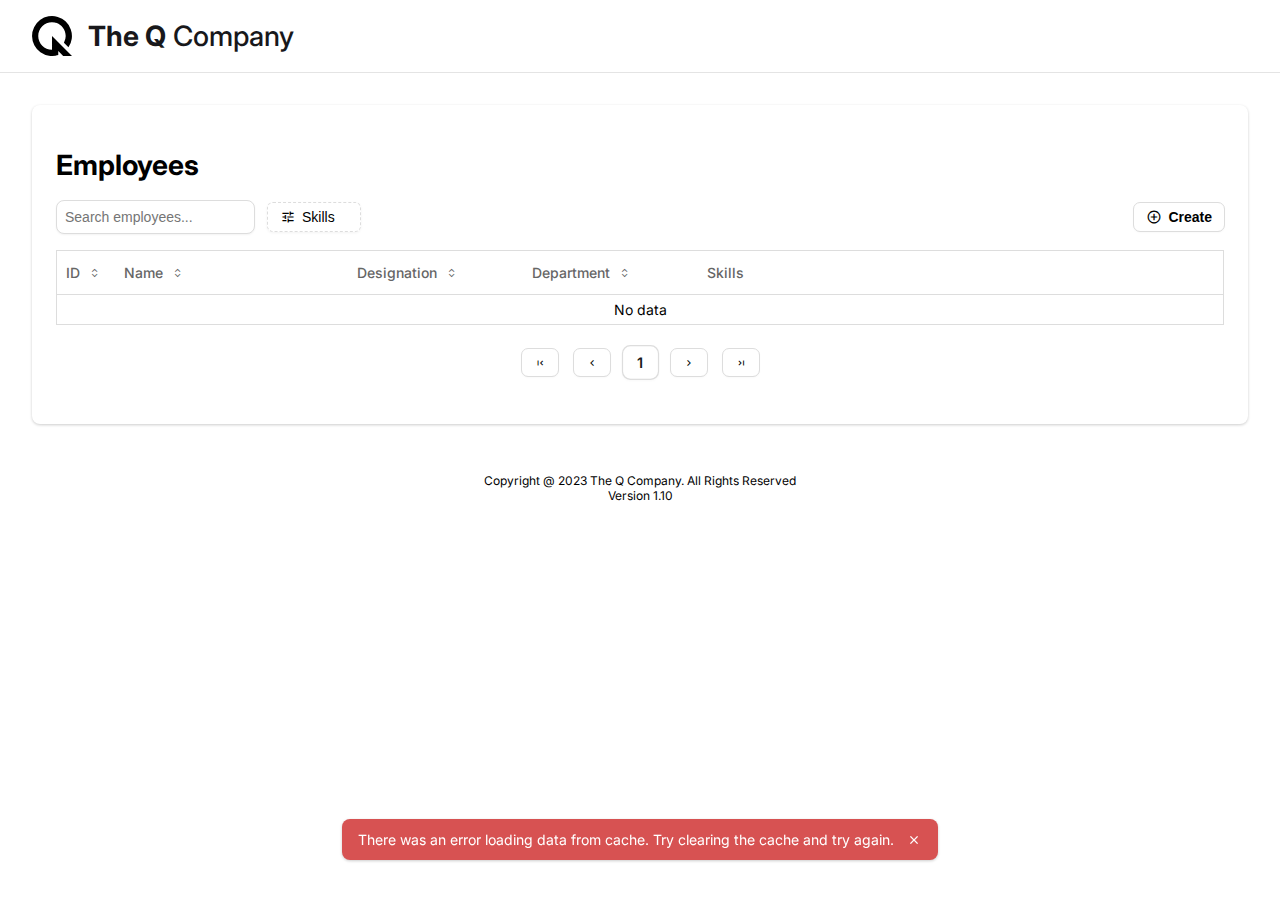
<file: index.html>
<!DOCTYPE html>
<html lang="en">
  <head>
    <meta charset="UTF-8" />
    <meta name="viewport" content="width=device-width, initial-scale=1.0" />
    <title>HR Management</title>
    <link rel="icon" href="assets/img/logo_white.svg" />
    <link rel="stylesheet" href="css/normalize.css" />
    <link rel="stylesheet" href="css/style.css" />
    <link rel="stylesheet" href="css/form.css" />
    <link rel="stylesheet" href="css/table.css" />
    <link rel="stylesheet" href="css/popup.css" />
    <link rel="stylesheet" href="css/input.css" />
    <link rel="stylesheet" href="css/buttons.css" />
    <link rel="preconnect" href="https://fonts.googleapis.com" />
    <link rel="preconnect" href="https://fonts.gstatic.com" crossorigin />
    <link
      href="https://fonts.googleapis.com/css2?family=Inter:wght@400;500;600;700&family=Manrope:wght@400;500;600;700&display=swap"
      rel="stylesheet"
    />
    <link
      rel="stylesheet"
      href="https://fonts.googleapis.com/css2?family=Material+Symbols+Outlined:opsz,wght,FILL,GRAD@24,400,0,0"
    />
  </head>

  <body>
    <header>
      <a href="#" class="logo">
        <img src="assets/img/logo_black.svg" alt="logo" />
        <h1><span class="bold">The Q</span> Company</h1>
      </a>
    </header>
    <main class="card">
      <h1>Employees</h1>
      <div class="emp-listing-header">
        <div class="start-section">
          <input
            type="text"
            name="key"
            class="search-input"
            placeholder="Search employees..."
            autocomplete="off"
          />
        </div>
        <div class="next-section">
          <div class="filters-section">
            <div id="skills-filter" class="filter-btn-container">
              <button class="filter-btn hover-btn">
                <span class="material-symbols-outlined"> tune </span>
                <p>Skills</p>
                <ul class="selected-items"></ul>
              </button>
              <div class="filter-dropdown">
                <form class="filter-form">
                  <span class="material-symbols-outlined search-icon">
                    search
                  </span>
                  <input
                    class="filter-search"
                    type="text"
                    id="skill-filter"
                    name="skill-filter"
                    placeholder="Search Skills"
                    autocomplete="off"
                  />
                </form>
                <hr />
                <ul class="filtered-items"></ul>
                <hr />
                <button class="clear-filter">
                  <p>Clear Filters</p>
                </button>
              </div>
            </div>
          </div>
          <button class="add-btn hover-btn">
            <span class="material-symbols-outlined"> add_circle </span>
            <p>Create</p>
          </button>
        </div>
      </div>
      <div class="table-container">
        <table class="emp-table">
          <colgroup>
            <col style="width: 5%" />
            <col style="width: 20%" />
            <col style="width: 15%" />
            <col style="width: 15%" />
            <col style="width: 40%" />
            <col style="width: 5%" />
          </colgroup>
          <thead>
            <tr class="header-row">
              <th class="check-cell">
                <div class="checkbox-container">
                  <input type="checkbox" class="all-check" />
                </div>
              </th>
              <th>
                <div class="header-container">
                  <h3 class="column-title" data-key="employeeId">
                    <a href="javascript:void(0)">ID</a>
                    <span class="sort-icon">
                      <span class="material-symbols-outlined up">
                        keyboard_arrow_up
                      </span>
                      <span class="material-symbols-outlined down">
                        keyboard_arrow_down
                      </span>
                    </span>
                  </h3>
                </div>
              </th>

              <th>
                <div class="header-container">
                  <h3 class="column-title" data-key="name">
                    <a href="javascript:void(0)">Name</a>
                    <span class="sort-icon">
                      <span class="material-symbols-outlined up">
                        keyboard_arrow_up
                      </span>
                      <span class="material-symbols-outlined down">
                        keyboard_arrow_down
                      </span>
                    </span>
                  </h3>
                </div>
              </th>

              <th>
                <div class="header-container">
                  <h3 class="column-title" data-key="designation">
                    <a href="javascript:void(0)">Designation</a>
                    <span class="sort-icon">
                      <span class="material-symbols-outlined up">
                        keyboard_arrow_up
                      </span>
                      <span class="material-symbols-outlined down">
                        keyboard_arrow_down
                      </span>
                    </span>
                  </h3>
                </div>
              </th>

              <th>
                <div class="header-container">
                  <h3 class="column-title" data-key="department">
                    <a href="javascript:void(0)">Department</a>
                    <span class="sort-icon">
                      <span class="material-symbols-outlined up">
                        keyboard_arrow_up
                      </span>
                      <span class="material-symbols-outlined down">
                        keyboard_arrow_down
                      </span>
                    </span>
                  </h3>
                </div>
              </th>

              <th>
                <div class="header-container">
                  <h3 class="column-title no-click" data-key="skills">
                    Skills
                  </h3>
                </div>
              </th>
              <th></th>
            </tr>
          </thead>
          <tbody></tbody>
        </table>
      </div>
      <nav class="pagination-container">
        <div class="pagination">
          <button class="hover-btn page-first">
            <span class="material-symbols-outlined"> first_page </span>
          </button>
          <button class="hover-btn page-previous">
            <span class="material-symbols-outlined"> navigate_before </span>
          </button>
          <ul class="page-numbers">
            <li>
              <a
                id="page-1"
                data-num="1"
                class="page-number hover-btn active"
                href="javascript:void(0)"
                >1</a
              >
            </li>
            <li>
              <a
                id="page-2"
                data-num="2"
                class="page-number hover-btn"
                href="javascript:void(0)"
                >2</a
              >
            </li>
          </ul>
          <button class="hover-btn page-next">
            <span class="material-symbols-outlined"> navigate_next </span>
          </button>
          <button class="hover-btn page-last">
            <span class="material-symbols-outlined"> last_page </span>
          </button>
        </div>
      </nav>
    </main>
    <footer>
      <div class="lower">
        <p>
          Copyright @ 2023 The Q Company. All Rights Reserved <br />
          Version 1.10
        </p>
      </div>
    </footer>

    <div class="popup emp-popup">
      <section class="popup-content">
        <div class="form-header">
          <h2>
            <div class="add-heading">
              <span class="material-symbols-outlined"> add_circle </span>
            </div>
            <div class="view-edit-heading flip-container">
              <div class="front">
                <span class="material-symbols-outlined"> edit </span>
              </div>
              <div class="back">
                <span class="material-symbols-outlined"> visibility </span>
              </div>
            </div>
            <span class="heading-text">Employee</span>
          </h2>
          <span class="material-symbols-outlined close-popup"> close </span>
        </div>
        <form id="emp-form">
          <div class="row">
            <div class="field">
              <label for="employee-id">Employee ID</label>
              <input
                type="number"
                name="employee-id"
                id="employee-id"
                required
                disabled
              />
            </div>
            <div id="name-field" class="field">
              <label for="name">Name</label>
              <input type="text" name="name" id="name" required />
              <p class="error-msg"></p>
            </div>
          </div>
          <div class="row">
            <div id="email-field" class="field">
              <label for="email">Email</label>
              <input type="email" name="email" id="email" required />
              <p class="error-msg"></p>
            </div>
            <div id="salary-field" class="field">
              <label for="salary">Salary</label>
              <input type="number" name="salary" id="salary" required />
              <p class="error-msg"></p>
            </div>
          </div>
          <div class="row">
            <div id="designation-field" class="field">
              <label for="designation">Designation</label>
              <input type="text" name="designation" id="designation" required />
              <p class="error-msg"></p>
            </div>
            <div id="department-field" class="field dropdown">
              <label for="department">Department</label>
              <div class="input-container">
                <input
                  type="text"
                  name="department"
                  id="department"
                  class="dropdown-input"
                  autocomplete="off"
                  required
                />
                <span class="material-symbols-outlined suffix-icon">
                  keyboard_arrow_down
                </span>
              </div>
              <div class="dropdown-content department">
                <ul id="department-options" class="dropdown-list"></ul>
              </div>
              <p class="error-msg"></p>
            </div>
          </div>
          <div class="row">
            <div id="dob-field" class="field">
              <label for="dob">Date of birth</label>
              <input type="date" name="dob" id="dob" required />
              <p class="error-msg"></p>
            </div>
            <div id="joining-date-field" class="field">
              <label for="joining-date">Date of Joining</label>
              <input
                type="date"
                name="joining-date"
                id="joining-date"
                required
              />
              <p class="error-msg"></p>
            </div>
          </div>
          <div class="row">
            <div id="skills-field" class="field">
              <label for="skills">Skills</label>
              <div class="skills-input-container">
                <span id="skills" class="skills-list"> </span>
                <input
                  type="text"
                  name="skills"
                  id="skill-input"
                  class="skill-input"
                  autocomplete="off"
                />
                <div class="dropdown-content skills-dropdown">
                  <ul id="skills-options" class="dropdown-list"></ul>
                </div>
              </div>
              <p class="error-msg"></p>
            </div>
          </div>
          <div class="flip-container">
            <div class="front">
              <input
                id="save-button"
                class="hover-btn primary submit"
                type="submit"
                value="Save"
              />
            </div>
            <div class="back">
              <button id="edit-button" class="hover-btn" type="button">
                Edit
              </button>
            </div>
          </div>
        </form>
      </section>
    </div>
    <div class="popup confirmation-popup">
      <section class="popup-content">
        <div class="popup-header">
          <h2>Delete</h2>
          <span class="material-symbols-outlined close-popup"> close </span>
        </div>
        <div class="confirmation-content">
          <p class="confirmation-message">
            Are you sure you want to delete this employee?
          </p>
          <div class="confirmation-btns">
            <button class="hover-btn primary confirm">Yes</button>
            <button class="hover-btn cancel">No</button>
          </div>
        </div>
      </section>
    </div>
    <div class="toast-container"></div>

    <script src="js/index.js" type="module"></script>
  </body>
</html>
</file>
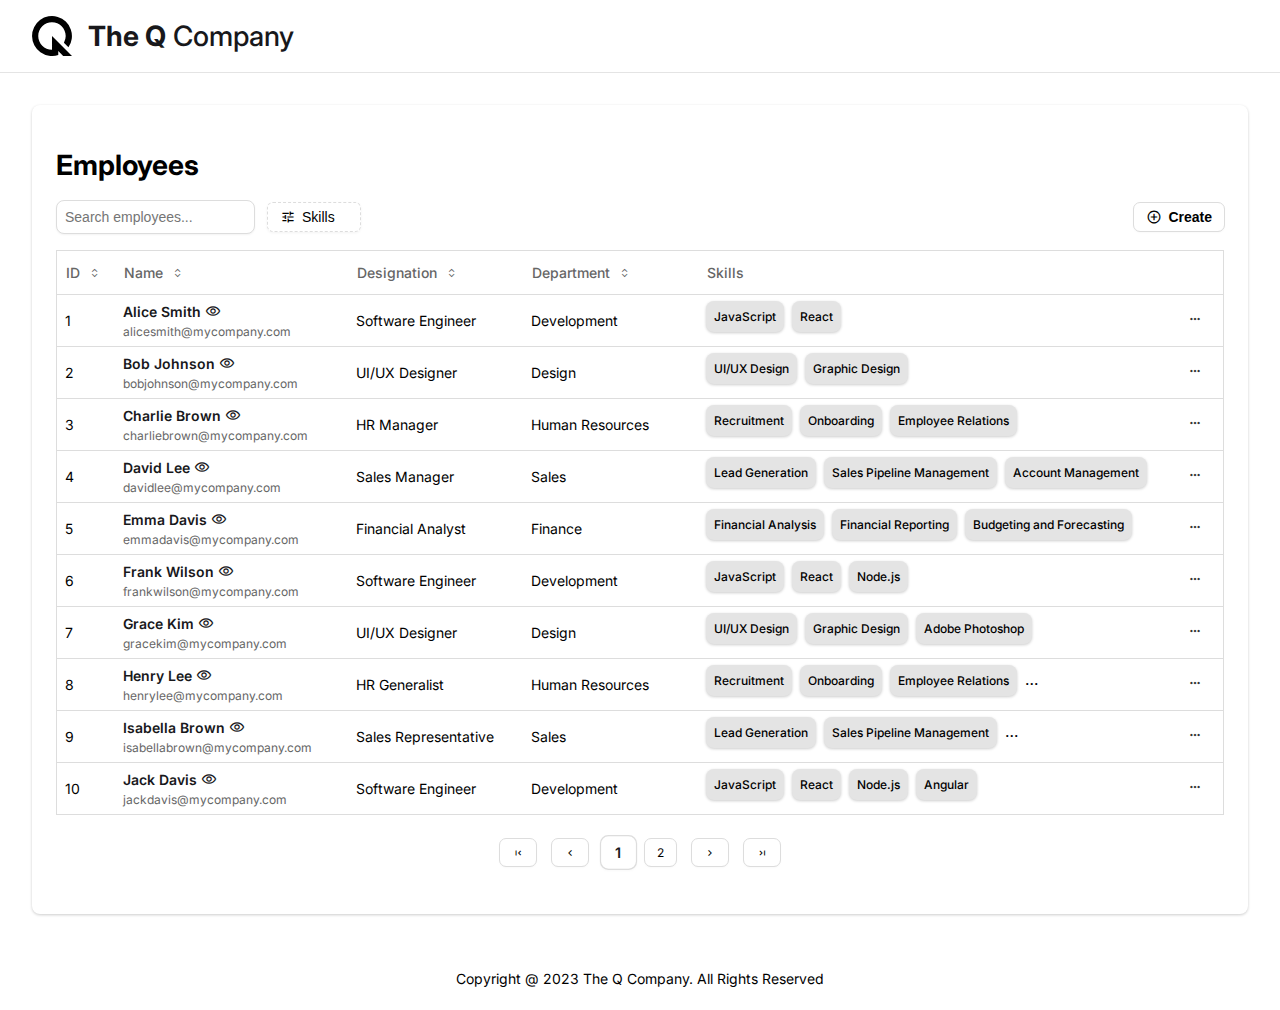
<file: src/index.html>
<!DOCTYPE html>
<html lang="en">

<head>
  <meta charset="UTF-8" />
  <meta name="viewport" content="width=device-width, initial-scale=1.0" />
  <title>HR Management</title>
  <link rel="icon" href="assets/img/logo_white.svg">
  <link rel="stylesheet" href="css/normalize.css" />
  <link rel="stylesheet" href="css/style.css" />
  <link rel="stylesheet" href="css/form.css" />
  <link rel="stylesheet" href="css/table.css" />
  <link rel="stylesheet" href="css/popup.css" />
  <link rel="stylesheet" href="css/input.css" />
  <link rel="stylesheet" href="css/buttons.css" />
  <link rel="preconnect" href="https://fonts.googleapis.com" />
  <link rel="preconnect" href="https://fonts.gstatic.com" crossorigin />
  <link
    href="https://fonts.googleapis.com/css2?family=Inter:wght@400;500;600;700&family=Manrope:wght@400;500;600;700&display=swap"
    rel="stylesheet" />
  <link rel="stylesheet"
    href="https://fonts.googleapis.com/css2?family=Material+Symbols+Outlined:opsz,wght,FILL,GRAD@24,400,0,0" />
</head>

<body>
  <header>
    <a href="#" class="logo">
      <img src="assets/img/logo_black.svg" alt="logo" />
      <h1><span class="bold">The Q</span> Company</h1>
    </a>
  </header>
  <main class="card">
    <h1>Employees</h2>
      <div class="emp-listing-header">
        <div class="start-section">
          <input type="text" name="key" class="search-input" placeholder="Search employees..." autocomplete="off" />
        </div>
        <div class="next-section">
          <div class="filters-section">
            <div id="skills-filter" class="filter-btn-container">
              <button class="filter-btn hover-btn">
                <span class="material-symbols-outlined"> tune </span>
                <p>Skills</p>
                <ul class="selected-items"></ul>
              </button>
              <div class="filter-dropdown">
                <form class="filter-form">
                  <span class="material-symbols-outlined search-icon">
                    search
                  </span>
                  <input class="filter-search" type="text" id="skill-filter" name="skill-filter"
                    placeholder="Search Skills" autocomplete="off" />
                </form>
                <hr />
                <ul class="filtered-items"></ul>
                <hr />
                <button class="clear-filter">
                  <p>Clear Filters</p>
                </button>
              </div>
            </div>
          </div>
          <button class="add-btn hover-btn">
            <span class="material-symbols-outlined"> add_circle </span>
            <p>Create</p>
          </button>
        </div>
      </div>
      <div class="table-container">
        <table class="emp-table">
          <colgroup>
            <col style="width: 5%" />
            <col style="width: 20%" />
            <col style="width: 15%" />
            <col style="width: 15%" />
            <col style="width: 40%" />
            <col style="width: 5%" />
          </colgroup>
          <thead>
            <tr class="header-row">
              <th class="check-cell">
                <div class="checkbox-container">
                  <input type="checkbox" class="all-check" />
                </div>
              </th>
              <th>
                <div class="header-container">
                  <h3 class="column-title" data-key="employeeId">
                    <a href="javascript:void(0)">ID</a>
                    <span class="sort-icon">
                      <span class="material-symbols-outlined up"> keyboard_arrow_up </span>
                      <span class="material-symbols-outlined down"> keyboard_arrow_down </span>
                    </span>
                  </h3>
                </div>
              </th>

              <th>
                <div class="header-container">
                  <h3 class="column-title" data-key="name">
                    <a href="javascript:void(0)">Name</a>
                    <span class="sort-icon">
                      <span class="material-symbols-outlined up"> keyboard_arrow_up </span>
                      <span class="material-symbols-outlined down"> keyboard_arrow_down </span>
                    </span>
                  </h3>
                </div>
              </th>

              <th>
                <div class="header-container">
                  <h3 class="column-title" data-key="designation">
                    <a href="javascript:void(0)">Designation</a>
                    <span class="sort-icon">
                      <span class="material-symbols-outlined up"> keyboard_arrow_up </span>
                      <span class="material-symbols-outlined down"> keyboard_arrow_down </span>
                    </span>
                  </h3>
                </div>
              </th>

              <th>
                <div class="header-container">
                  <h3 class="column-title" data-key="department">
                    <a href="javascript:void(0)">Department</a>
                    <span class="sort-icon">
                      <span class="material-symbols-outlined up"> keyboard_arrow_up </span>
                      <span class="material-symbols-outlined down"> keyboard_arrow_down </span>
                    </span>
                  </h3>
                </div>
              </th>

              <th>
                <div class="header-container">
                  <h3 class="column-title no-click" data-key="skills">
                    Skills
                  </h3>
                </div>
              </th>
              <th></th>
            </tr>
          </thead>
          <tbody></tbody>
        </table>
      </div>
      <nav class="pagination-container">
        <div class="pagination">
          <button class="hover-btn page-first">
            <span class="material-symbols-outlined"> first_page </span>
          </button>
          <button class="hover-btn page-previous">
            <span class="material-symbols-outlined"> navigate_before </span>
          </button>
          <ul class="page-numbers">
            <li>
              <a id="page-1" data-num="1" class="page-number hover-btn active" href="javascript:void(0)">1</a>
            </li>
            <li>
              <a id="page-2" data-num="2" class="page-number hover-btn" href="javascript:void(0)">2</a>
            </li>
          </ul>
          <button class="hover-btn page-next">
            <span class="material-symbols-outlined"> navigate_next </span>
          </button>
          <button class="hover-btn page-last">
            <span class="material-symbols-outlined"> last_page </span>
          </button>
        </div>
      </nav>
  </main>
  <footer>
    <div class="lower">
      <p>Copyright @ 2023 The Q Company. All Rights Reserved</p>
    </div>
  </footer>

  <div class="popup emp-popup">
    <section class="popup-content">
      <div class="form-header">
        <h2>
          <div class="add-heading">
            <span class="material-symbols-outlined"> add_circle </span>
          </div>
          <div class="view-edit-heading flip-container">
            <div class="front">
              <span class="material-symbols-outlined"> edit </span>
            </div>
            <div class="back">
              <span class="material-symbols-outlined"> visibility </span>
            </div>
          </div>
          <span class="heading-text">Employee</span>
        </h2>
        <span class="material-symbols-outlined close-popup"> close </span>
      </div>
      <form id="emp-form">
        <div class="row">
          <div class="field">
            <label for="employee-id">Employee ID</label>
            <input type="number" name="employee-id" id="employee-id" required disabled />
          </div>
          <div id="name-field" class="field">
            <label for="name">Name</label>
            <input type="text" name="name" id="name" required />
            <p class="error-msg"></p>
          </div>
        </div>
        <div class="row">
          <div id="email-field" class="field">
            <label for="email">Email</label>
            <input type="email" name="email" id="email" required />
            <p class="error-msg"></p>
          </div>
          <div id="salary-field" class="field">
            <label for="salary">Salary</label>
            <input type="number" name="salary" id="salary" required />
            <p class="error-msg"></p>
          </div>
        </div>
        <div class="row">
          <div id="designation-field" class="field">
            <label for="designation">Designation</label>
            <input type="text" name="designation" id="designation" required />
            <p class="error-msg"></p>
          </div>
          <div id="department-field" class="field dropdown">
            <label for="department">Department</label>
            <div class="input-container">
              <input type="text" name="department" id="department" class="dropdown-input" autocomplete="off" required />
              <span class="material-symbols-outlined suffix-icon">
                keyboard_arrow_down
              </span>
            </div>
            <div class="dropdown-content department">
              <ul id="department-options" class="dropdown-list"></ul>
            </div>
            <p class="error-msg"></p>
          </div>
        </div>
        <div class="row">
          <div id="dob-field" class="field">
            <label for="dob">Date of birth</label>
            <input type="date" name="dob" id="dob" required />
            <p class="error-msg"></p>
          </div>
          <div id="joining-date-field" class="field">
            <label for="joining-date">Date of Joining</label>
            <input type="date" name="joining-date" id="joining-date" required />
            <p class="error-msg"></p>
          </div>
        </div>
        <div class="row">
          <div id="skills-field" class="field">
            <label for="skills">Skills</label>
            <div class="skills-input-container">
              <span id="skills" class="skills-list"> </span>
              <input type="text" name="skills" id="skill-input" class="skill-input" autocomplete="off" />
              <div class="dropdown-content skills-dropdown">
                <ul id="skills-options" class="dropdown-list"></ul>
              </div>
            </div>
            <p class="error-msg"></p>
          </div>
        </div>
        <div class="flip-container">
          <div class="front">
            <input id="save-button" class="hover-btn primary submit" type="submit" value="Save" />
          </div>
          <div class="back">
            <button id="edit-button" class="hover-btn" type="button">Edit</button>
          </div>
        </div>
      </form>
    </section>
  </div>
  <div class="popup confirmation-popup">
    <section class="popup-content">
      <div class="popup-header">
        <h2>Delete</h2>
        <span class="material-symbols-outlined close-popup"> close </span>
      </div>
      <div class="confirmation-content">
        <p class="confirmation-message">
          Are you sure you want to delete this employee?
        </p>
        <div class="confirmation-btns">
          <button class="hover-btn primary confirm">Yes</button>
          <button class="hover-btn cancel">No</button>
        </div>
      </div>
    </section>
  </div>
  <div class="toast-container">
  </div>

  <script src="js/index.js" type="module"></script>
</body>

</html>
</file>
<file: css/style.css>
:root {
  --primary-color: hsl(240 5.9% 10%);
  --secondary-color: hsl(0, 0%, 22%);
  --primary-overlay: hsl(240 5.9% 10% / 0.9);
  --text-color: hsl(240 5.9% 10%);
  --text-overlay: hsla(235, 50%, 29%, 0.9);
  --accent-color: hsl(240 4.8% 95.9%);
  --shadow: 0 1px 3px 0 rgba(0, 0, 0, 0.2);
  --light-shadow: 0 1px 3px 0 rgba(0, 0, 0, 0.05);
  --light-grey: #e4e4e4;
  --dark-grey: #a5a5a5;
  --text-color: rgb(24, 24, 27);
  --error-color: rgb(255, 33, 33);
  --hover-color: #f1f1f1;
}

body {
  font-family: "Inter", sans-serif;
  font-size: 14px;
}

.fill-button {
  background-color: var(--primary-color);
  color: white;
  font-weight: bold;
  font-size: 16px;
  display: flex;
  align-items: center;
  justify-content: center;
  padding: 8px 16px;
  border: 2px solid transparent;
  border-radius: 6px;
  cursor: pointer;
  transition: all 0.1s ease-in-out;
}

.fill-button:hover {
  color: var(--primary-color);
  border: 2px solid var(--primary-color);
  background-color: transparent;
}

.hover-btn span {
  font-size: 16px;
  color: #000;
}

.hover-btn p {
  font-size: 14px;
}

.hover-btn {
  background-color: white;
  border: none;
  outline: 1px solid #ddd;
  box-shadow: var(--light-shadow);
  padding: 6px 12px;
  font-weight: bold;
  font-size: 16px;
  display: flex;
  column-gap: 6px;
  color: #000;
  align-items: center;
  justify-content: center;
  border-radius: 6px;
  cursor: pointer;
  transition: all 0.1s ease-in-out;
}

.hover-btn:hover {
  background-color: var(--accent-color);
}

.hover-btn.primary {
  background-color: var(--primary-color);
  color: white;
}

.hover-btn.primary:hover {
  background-color: var(--primary-overlay);
}

.hidden {
  display: none !important;
}

.emp-listing-header {
  display: flex;
  align-items: center;
  column-gap: 12px;
  margin-bottom: 16px;
  width: 100%;
}

.emp-listing-header .start-section {
  display: flex;
  align-items: center;
  column-gap: 12px;
}

.emp-listing-header .next-section {
  display: flex;
  align-items: center;
  justify-content: space-between;
  width: 100%;
}

.emp-listing-header h2 {
  font-size: 24px;
  font-weight: 600;
}

.search-form {
  position: relative;
  display: flex;
  align-items: center;
}

.search-input {
  font-size: 14px;
  padding: 8px;
  border-radius: 8px;
  border: 1px solid #ddd;
  box-shadow: 0 1px 2px 0 rgba(0, 0, 0, 0.05);
}

.search-input:focus {
  outline: 1.5px solid rgb(228, 228, 231);
}

.row-check,
.all-check {
  cursor: pointer;
}

.chip {
  display: inline-flex;
  padding: 8px 8px;
  border-radius: 8px;
  font-size: 12px;
  font-weight: 500;
  background-color: var(--light-grey);
  margin-right: 8px;
  margin-bottom: 8px;
  align-items: center;
  box-shadow: var(--shadow);
}

footer {
  margin-top: 24px;
  display: flex;
  flex-direction: column;
  align-items: center;
}

footer .lower {
  height: 64px;
  display: flex;
  flex-direction: column;
  justify-content: center;
  align-items: center;
  text-align: center;
  font-size: 12px;
}

.card {
  background-color: white;
  border-radius: 8px;
  padding: 24px;
  box-shadow: var(--shadow);
}

main {
  margin: 32px;
}

header {
  display: flex;
  background-color: white;
  border-bottom: 1px solid var(--light-grey);
}

.logo {
  display: flex;
  align-items: center;
  color: var(--primary-color);
  padding: 16px 32px;
  column-gap: 16px;
}

.logo img {
  width: 40px;
  color: var(--primary-color);
}

.logo h1 {
  font-weight: 500;
  margin: 0;
}

.bold {
  font-weight: 700;
}

.toast-container {
  position: fixed;
  bottom: 40px;
  display: flex;
  flex-direction: column;
  align-items: center;
  width: 100%;
  row-gap: 12px;
  transition: all 0.3s ease-in-out;
  z-index: 100;
}

.toast {
  background-color: #2f2f2f;
  color: #fff;
  padding: 12px 16px;
  display: flex;
  border-radius: 8px;
  box-shadow: var(--shadow);
  align-items: center;
  column-gap: 12px;
  transition: all 0.3s ease-in-out;
  opacity: 0;
  transform: translateY(100%);
}

.toast.show {
  opacity: 1;
  transform: translateY(0);
}

.toast.error {
  background-color: rgb(215, 82, 82);
}

span.close-toast {
  cursor: pointer;
  font-size: 16px;
}

.close-toast:hover {
  transform: scale(1.1);
}

.material-symbols-outlined {
  user-select: none;
}

@media screen and (max-width: 480px) {
  .emp-listing-header {
    flex-direction: column;
    row-gap: 16px;
    align-items: start;
  }

  .emp-listing-header .start-section {
    flex-direction: column;
    align-items: stretch;
    width: 100%;
  }

  .emp-listing-header h2 {
    margin: 12px 0;
  }

  .emp-listing-header .search-input {
    width: 100%;
  }
}
</file>
<file: css/form.css>
form {
  display: flex;
  flex-direction: column;
  align-items: start;
  row-gap: 16px;
  max-width: 600px;
}

form .field {
  display: flex;
  flex-direction: column;
  row-gap: 4px;
  position: relative;
  width: 100%;
  margin-bottom: 24px;
}

form .field .error-msg {
  position: absolute;
  top: 100%;
  margin: 4px;
  font-size: 12px;
  color: var(--error-color);
  transition: all 0.3s ease-in-out;
  opacity: 0;
  transform: translateY(10px);
}

form .field.error .error-msg {
  opacity: 1;
  transform: translateY(0);
}

form .row {
  display: flex;
  flex-direction: row;
  justify-content: stretch;
  gap: 16px;
  width: 100%;
}

form input,
form textarea,
.skills-input-container {
  padding: 8px 12px;
  border-radius: 8px;
  border: 1px solid var(--light-grey);
  font-size: 14px;
  color: black;
  box-shadow: var(--light-shadow);
}

input.skill-input {
  border: none;
  padding: 10px 0;
  font-size: 16px;
  color: black;
  display: inline-block;
  pointer-events: none;
  box-shadow: none;
}

.field.error input,
.field.error textarea {
  border: 1px solid var(--error-color);
}

.field.error input:focus,
.field.error textarea:focus {
  border: 1px solid var(--error-color);
}

form input:focus,
form textarea:focus,
.skills-input-container:has(input:focus) {
  outline: none;
  border: 1px solid var(--dark-grey);
}

.form-header {
  font-size: 14px;
  font-weight: 500;
  margin-bottom: 24px;
  display: flex;
  justify-content: space-between;
  align-items: center;
}

.form-header h2 {
  margin: 0;
  display: flex;
}

.heading-text {
  margin-left: 8px;
}

.submit {
  align-self: end;
}

.dropdown {
  position: relative;
  display: flex;
  flex-direction: column;
  align-items: stretch;
}

.dropdown-content {
  display: none;
  position: absolute;
  left: 0;
  top: 100%;
  width: 100%;
  margin-top: 6px;
  background-color: white;
  box-shadow: 0px 8px 16px 0px #00000040;
  z-index: 1;
  max-height: 240px;
  overflow-y: auto;
  font-size: 14px;
  border-radius: 8px;
}

.dropdown-content a {
  color: black;
  padding: 12px 16px;
  text-decoration: none;
  display: block;
}

.input-container:has(input:focus) + .dropdown-content {
  display: block;
}

.dropdown-content:hover {
  display: block;
}

.dropdown-content a:hover {
  background-color: var(--hover-color);
}

.input-container {
  position: relative;
  display: flex;
  flex-direction: row;
  align-items: center;
  justify-content: end;
  width: 100%;
}

.input-container input {
  width: 100%;
}

.suffix-icon {
  opacity: 0;
  position: absolute;
  margin-right: 8px;
  font-weight: 400;
  color: var(--dark-grey);
}

.input-container:hover .suffix-icon {
  opacity: 1;
}

.popup .add-heading,
.popup .view-edit-heading {
  display: none;
}

.view-edit-heading.flip-container,
.view-edit-heading.flip-container .back,
.view-edit-heading.flip-container .front {
  margin: 0;
  padding: 0;
  width: auto;
  height: auto;
}

.add-popup .add-heading {
  display: block;
}

.edit-popup .view-edit-heading,
.view-popup .view-edit-heading {
  display: block;
}

.view-popup input:not(.skill-input),
.view-popup textarea,
.view-popup .skills-input-container {
  border: 1px solid transparent;
  background-color: transparent;
  padding: 4px 0;
  font-size: 16px;
  color: black;
  box-shadow: none;
}

.view-popup .field {
  pointer-events: none;
  margin-bottom: 12px;
}

.view-popup .submit {
  opacity: 0;
  pointer-events: none;
}

.popup input,
.popup textarea,
.popup .submit,
.popup .skills-input-container,
.popup .field,
.popup .error-msg {
  transition: all 0.3s ease-in-out;
}

.skills-input-container {
  cursor: text;
}

.skills-input-container .chip {
  margin: 3px 6px 3px 0;
}

.field.error .skills-input-container {
  border: 1px solid var(--error-color);
}

.field.error .skills-input-container:has(input:focus) {
  border: 1px solid var(--error-color);
}

.field.error input.skill-input {
  border: none;
}

.skill-input:focus {
  outline: none;
  border: none;
}

.skills-input-container:has(:focus) {
  border: 1px solid var(--primary-color);
}

.skills-input-container:has(input:focus) .dropdown-content {
  display: block;
}

span.close-chip {
  font-size: 14px;
  margin-left: 4px;
  padding: 2px;
  cursor: pointer;
  transition: transform 0.3s ease-in-out, opacity 0.3s ease-in-out,
    background-color 0.1s ease-in-out;
  border-radius: 50%;
}

span.close-chip:hover {
  background-color: #ddd;
}

.chip p {
  margin: 0;
  font-size: 12px;
  transition: transform 0.3s ease-in-out;
}

.view-popup span.close-chip {
  opacity: 0;
  transform: scale(0);
}

.view-popup p {
  transform: translateX(10px);
}

.view-popup .field.error .error-msg {
  opacity: 0;
}

.view-popup .skill-input {
  opacity: 0;
  transform: translateX(50px);
}
</file>
<file: css/table.css>
.table-container {
  width: 100%;
  overflow-x: auto;
}

.emp-table {
  border-collapse: collapse;
  width: 100%;
  border: 1px solid #ddd;
  border-radius: 8px;
  position: relative;
}

.emp-table th {
  border: none;
  border-bottom: 1px solid #ddd;
}

.emp-table td {
  border: none;
  border-bottom: 1px solid #ddd;
  padding: 6px 8px;
  max-width: 300px;
  text-overflow: ellipsis;
  border-radius: 8px;
  white-space: nowrap;
}

.emp-table td:not(.overflow) {
  overflow: hidden;
}

.header-container {
  display: flex;
  align-items: start;
  justify-content: stretch;
}

.checkbox-container {
  align-items: start;
  display: flex;
  padding: 8px;
}

.column-title {
  font-weight: 500;
  font-size: 14px;
  text-align: start;
  margin: 4px 0;
  display: flex;
  align-items: center;
  padding: 8px 8px;
  border-radius: 8px;
  user-select: none;
}

.column-title a,
.column-title {
  color: #666;
  transition: all 0.2s ease-in-out;
}

.column-title:not(.no-click) {
  cursor: pointer;
}

.sort-icon {
  display: flex;
  flex-direction: column;
  transform: scale(0.8, 0.8);
}

.sort-icon .up,
.sort-icon .down {
  padding: 0;
  margin-left: 0.5rem;
  line-height: 0.45;
  font-size: 14px;
  color: #666;
  transition: all 0.2s ease-in-out;
  user-select: none;
}

.column-title:not(.no-click):hover {
  background-color: #f1f1f1;
}

.column-title.asc .down {
  color: var(--primary-color);
  font-weight: 700;
}

.column-title.desc .up {
  color: var(--primary-color);
  font-weight: 700;
}

.column-title.asc a,
.column-title.desc a {
  color: var(--primary-color);
}

.name-container {
  display: flex;
  flex-direction: column;
  row-gap: 4px;
}

.name-container .name {
  font-weight: 600;
  color: var(--text-color);
  display: flex;
  align-items: center;
}

.name-container .name span {
  font-size: 16px;
  margin-left: 4px;
}

.name-container .email {
  font-size: 12px;
  color: #666;
  margin: 0;
}

.filter {
  font-weight: 400;
  font-size: 16px;
  display: none;
  user-select: none;
}

.filter-form-container {
  position: relative;
  height: 100%;
  align-self: flex-end;
}

.filter-form {
  position: absolute;
  right: 0;
  top: 100%;
  display: flex;
  flex-direction: column;
  align-items: end;
  justify-content: space-between;
  row-gap: 16px;
  border-radius: 8px;
  padding: 16px;
  background-color: white;
  box-shadow: var(--shadow);
}

.filter-form button {
  margin-right: 8px;
  cursor: pointer;
}

.filter-form input {
  font-size: 18px;
  padding: 16px;
  border-radius: 8px;
  border: 1px solid #ddd;
  outline-color: var(--primary-color);
}

.highlight {
  background-color: rgba(80, 151, 255, 0.4);
}

table .name:hover {
  color: var(--text-overlay);
  cursor: pointer;
}

.action-container {
  display: flex;
  justify-content: center;
  align-items: end;
  flex-direction: column;
  position: relative;
  margin: 0px 8px;
}

.action-btn {
  color: #333;
  padding: 4px;
  cursor: pointer;
  border-radius: 8px;
}

.action-btn span {
  font-size: 16px;
}

.action-btn:hover {
  background-color: #f5f5f5;
}

.action-menu {
  position: absolute;
  background-color: #fff;
  border: 1px solid #ccc;
  border-radius: 4px;
  display: none;
  border-radius: 6px;
  align-self: flex-end;
  top: 100%;
  box-shadow: var(--shadow);
  z-index: 60;
  overflow: hidden;
  padding: 4px;
}

.action-container.active .action-menu {
  display: block;
}

.action-menu ul {
  display: flex;
  flex-direction: column;
  align-items: start;
}

.action-menu li a {
  padding: 8px;
  display: flex;
  align-items: center;
  font-weight: 400;
  min-width: 120px;
  border-radius: 4px;
}

.action-menu li a:hover {
  background-color: #f5f5f5;
}

.pagination-container {
  display: flex;
  flex-direction: column;
  align-items: center;
}

.pagination {
  margin: 24px;
  display: flex;
  column-gap: 16px;
}

.page-numbers {
  display: flex;
  column-gap: 12px;
}

.pagination .hover-btn {
  font-size: 12px;
  font-weight: 400;
}

.page-number {
  transition: transform 0.2s ease-in-out;
}

.page-number.active {
  font-weight: 600;
  color: var(--primary-color);
  transform: scale(1.2);
}

.pagination .hover-btn span {
  font-size: 12px;
}

.check-cell {
  display: none;
}

.skills-cell {
  font-size: 16px;
  max-lines: 2;
  text-wrap: wrap;
}

.skills-cell .skills-tooltip {
  position: absolute;
  background-color: #fff;
  border: 1px solid #ccc;
  font-size: 12px;
  border-radius: 4px;
  text-wrap: wrap;
  z-index: 60;
  margin-right: 120px;
  padding: 8px;
  margin-left: -4px;
  box-shadow: var(--light-shadow);
  display: none;
}

.no-data {
  text-align: center;
}

@media screen and (max-width: 480px) {
  .page-number:not(.active) {
    display: none;
  }

  .page-numbers {
    column-gap: 0;
  }
}
</file>
<file: css/popup.css>
.popup {
  position: fixed;
  top: 0;
  left: 0;
  width: 100%;
  height: 100%;
  background-color: #00000080;
  display: none;
  justify-content: center;
  align-items: center;
  z-index: 100;
}

.show-popup {
  display: flex;
}

.close-popup {
  padding: 4px;
  margin: 0;
  cursor: pointer;
  border-radius: 50%;
  transition: all 0.1s ease-in-out;
}

.close-popup:hover {
  background-color: #eee;
}

.popup-content {
  background-color: white;
  padding: 24px;
  border-radius: 8px;
  width: 100%;
  display: flex;
  flex-direction: column;
  max-width: 600px;
}

.popup-content .close {
  border: none;
  align-self: flex-end;
  background: none;
  cursor: pointer;
  font-size: 32px;
}

.confirmation-btns {
  display: flex;
  justify-content: flex-end;
  column-gap: 16px;
}

.confirmation-message {
  font-size: 16px;
  font-weight: 400;
  margin: 24px 12px;
}

.popup-header {
  display: flex;
  flex-direction: row;
  justify-content: space-between;
  align-items: center;
}

.popup-header h2 {
  font-size: 24px;
  font-weight: 600;
  margin: 0;
}

.delete .popup-content {
  width: auto;
}
</file>
<file: css/input.css>
.filter-btn-container {
  position: relative;
}

.filter-dropdown {
  margin-top: 4px;
  top: 100%;
  position: absolute;
  display: none;
  flex-direction: column;
  background-color: white;
  padding: 0;
  width: 200px;
  box-shadow: var(--shadow);
  border-radius: 6px;
  overflow: hidden;
  z-index: 60;
}

.filter-btn-container.active .filter-dropdown {
  display: flex;
}

.filter-form {
  display: flex;
  align-items: center;
  flex-direction: row;
  box-shadow: none;
  padding: 0;
  position: relative;
  width: 100%;
}

input.filter-search {
  border: none;
  outline: none;
  margin: 0;
  padding: 12px;
  width: 100%;
  font-size: 14px;
}

.filter-dropdown hr {
  width: 100%;
  border: 1px solid #eee;
  margin: 0;
}

input.filter-search:focus {
  outline: none;
  border: none;
}

.filter-form .search-icon {
  font-size: 16px;
  color: #ddd;
  margin-left: 8px;
}

.filtered-items {
  padding: 4px;
  overflow-y: auto;
  max-height: 190px;
}

.filtered-item {
  display: flex;
  padding: 12px 8px;
  border-radius: 4px;
  cursor: pointer;
  font-size: 12px;
}

.filtered-item .check {
  margin: 0;
  width: 12px;
  pointer-events: none;
  accent-color: black;
}

.filtered-item:hover {
  background-color: #eee;
}

.filtered-item .name {
  margin: 0 8px;
  flex-grow: 1;
  overflow: hidden;
  text-overflow: ellipsis;
}

.clear-filter {
  display: flex;
  align-items: center;
  justify-content: center;
  padding: 8px;
  row-gap: 12px;
  font-size: 14px;
  cursor: pointer;
  background-color: white;
  border: none;
  margin: 4px;
  border-radius: 4px;
}

.clear-filter:hover {
  background-color: #eee;
}

.filter-btn {
  border: 1px dashed #ddd;
  outline: none;
  display: flex;
  flex-direction: row;
  align-items: center;
  font-weight: 400;
}

.filter-btn .selected-items {
  padding-left: 6px;
  border-left: 1px solid #ddd;
  display: flex;
  flex-direction: row;
  column-gap: 4px;
}

.filter-btn .selected-item {
  font-size: 10px;
  color: var(--text-color);
  font-weight: 400;
  background-color: #eee;
  border-radius: 4px;
  display: flex;
  align-items: center;
  overflow: hidden;
}

.filter-btn .selected-item p {
  padding: 4px 4px;
  font-size: 10px;
  color: var(--text-color);
  font-weight: 400;
}

.filter-btn .selected-item span {
  font-size: 10px;
  color: var(--text-color);
  font-weight: 400;
  padding: 4px 4px 4px 0;
}

.filter-btn .selected-item:hover {
  background-color: #ddd;
}
</file>
<file: css/buttons.css>
.flip-container {
    position: relative;
    display: inline-block;
    transform-origin: top center;
    transform-style: preserve-3d;
    align-self: flex-end;
    border-radius: 4px;
    width: 100px;
}


.front,
.back {
    backface-visibility: hidden;
    will-change: transform;
    border-radius: 20px;
    transition: all 0.3s ease-in-out;
    width: 100%;
    height: 100%;
}

.back {
    transform: rotateX(180deg);
    position: absolute;
    top: 0;
    left: 0;
    display: flex;
    flex-direction: column;
    justify-content: space-between;
}

.view-popup .front {
    transform: rotateX(-180deg);
}

.view-popup .back {
    transform: rotateX(0deg);
}

#save-button {
    width: 100%;
}
</file>
<file: src/css/style.css>
:root {
  --primary-color: hsl(240 5.9% 10%);
  --secondary-color: hsl(0, 0%, 22%);
  --primary-overlay: hsl(240 5.9% 10% / 0.9);
  --text-color: hsl(240 5.9% 10%);
  --text-overlay: hsla(235, 50%, 29%, 0.9);
  --accent-color: hsl(240 4.8% 95.9%);
  --shadow: 0 1px 3px 0 rgba(0, 0, 0, 0.2);
  --light-shadow: 0 1px 3px 0 rgba(0, 0, 0, 0.05);
  --light-grey: #e4e4e4;
  --dark-grey: #a5a5a5;
  --text-color: rgb(24, 24, 27);
  --error-color: rgb(255, 33, 33);
  --hover-color: #f1f1f1;
}

body {
  font-family: "Inter", sans-serif;
  font-size: 14px;
}

.fill-button {
  background-color: var(--primary-color);
  color: white;
  font-weight: bold;
  font-size: 16px;
  display: flex;
  align-items: center;
  justify-content: center;
  padding: 8px 16px;
  border: 2px solid transparent;
  border-radius: 6px;
  cursor: pointer;
  transition: all 0.1s ease-in-out;
}

.fill-button:hover {
  color: var(--primary-color);
  border: 2px solid var(--primary-color);
  background-color: transparent;
}

.hover-btn span {
  font-size: 16px;
  color: #000;
}

.hover-btn p {
  font-size: 14px;
}

.hover-btn {
  background-color: white;
  border: none;
  outline: 1px solid #ddd;
  box-shadow: var(--light-shadow);
  padding: 6px 12px;
  font-weight: bold;
  font-size: 16px;
  display: flex;
  column-gap: 6px;
  color: #000;
  align-items: center;
  justify-content: center;
  border-radius: 6px;
  cursor: pointer;
  transition: all 0.1s ease-in-out;
}

.hover-btn:hover {
  background-color: var(--accent-color);
}

.hover-btn.primary {
  background-color: var(--primary-color);
  color: white;
}

.hover-btn.primary:hover {
  background-color: var(--primary-overlay);
}

.hidden {
  display: none !important;
}

.emp-listing-header {
  display: flex;
  align-items: center;
  column-gap: 12px;
  margin-bottom: 16px;
  width: 100%;
}

.emp-listing-header .start-section {
  display: flex;
  align-items: center;
  column-gap: 12px;
}

.emp-listing-header .next-section {
  display: flex;
  align-items: center;
  justify-content: space-between;
  width: 100%;
}

.emp-listing-header h2 {
  font-size: 24px;
  font-weight: 600;
}

.search-form {
  position: relative;
  display: flex;
  align-items: center;
}

.search-input {
  font-size: 14px;
  padding: 8px;
  border-radius: 8px;
  border: 1px solid #ddd;
  box-shadow: 0 1px 2px 0 rgba(0, 0, 0, 0.05);
}

.search-input:focus {
  outline: 1.5px solid rgb(228, 228, 231);
}

.row-check,
.all-check {
  cursor: pointer;
}

.chip {
  display: inline-flex;
  padding: 8px 8px;
  border-radius: 8px;
  font-size: 12px;
  font-weight: 500;
  background-color: var(--light-grey);
  margin-right: 8px;
  margin-bottom: 8px;
  align-items: center;
  box-shadow: var(--shadow);
}

footer {
  margin-top: 24px;
  display: flex;
  flex-direction: column;
  align-items: center;
}

footer .lower {
  height: 64px;
  display: flex;
  flex-direction: column;
  justify-content: center;
  align-items: center;
  text-align: center;
  font-size: 14px;
}

.card {
  background-color: white;
  border-radius: 8px;
  padding: 24px;
  box-shadow: var(--shadow);
}

main {
  margin: 32px;
}

header {
  display: flex;
  background-color: white;
  border-bottom: 1px solid var(--light-grey);
}

.logo {
  display: flex;
  align-items: center;
  color: var(--primary-color);
  padding: 16px 32px;
  column-gap: 16px;
}

.logo img {
  width: 40px;
  color: var(--primary-color);
}

.logo h1 {
  font-weight: 500;
  margin: 0;
}

.bold {
  font-weight: 700;
}

.toast-container {
  position: fixed;
  bottom: 40px;
  display: flex;
  flex-direction: column;
  align-items: center;
  width: 100%;
  row-gap: 12px;
  transition: all 0.3s ease-in-out;
  z-index: 100;
}

.toast {
  background-color: #2f2f2f;
  color: #fff;
  padding: 12px 16px;
  display: flex;
  border-radius: 8px;
  box-shadow: var(--shadow);
  align-items: center;
  column-gap: 12px;
  transition: all 0.3s ease-in-out;
  opacity: 0;
  transform: translateY(100%);
}

.toast.show {
  opacity: 1;
  transform: translateY(0);
}

.toast.error {
  background-color: rgb(215, 82, 82);
}

span.close-toast {
  cursor: pointer;
  font-size: 16px;
}

.close-toast:hover {
  transform: scale(1.1);
}

.material-symbols-outlined {
  user-select: none;
}

@media screen and (max-width: 480px) {
  .emp-listing-header {
    flex-direction: column;
    row-gap: 16px;
    align-items: start;
  }

  .emp-listing-header .start-section {
    flex-direction: column;
    align-items: stretch;
    width: 100%;
  }

  .emp-listing-header h2 {
    margin: 12px 0;
  }

  .emp-listing-header .search-input {
    width: 100%;
  }
}
</file>
<file: src/css/form.css>
form {
  display: flex;
  flex-direction: column;
  align-items: start;
  row-gap: 16px;
  max-width: 600px;
}

form .field {
  display: flex;
  flex-direction: column;
  row-gap: 4px;
  position: relative;
  width: 100%;
  margin-bottom: 24px;
}

form .field .error-msg {
  position: absolute;
  top: 100%;
  margin: 4px;
  font-size: 12px;
  color: var(--error-color);
  transition: all 0.3s ease-in-out;
  opacity: 0;
  transform: translateY(10px);
}

form .field.error .error-msg {
  opacity: 1;
  transform: translateY(0);
}

form .row {
  display: flex;
  flex-direction: row;
  justify-content: stretch;
  gap: 16px;
  width: 100%;
}

form input,
form textarea,
.skills-input-container {
  padding: 8px 12px;
  border-radius: 8px;
  border: 1px solid var(--light-grey);
  font-size: 14px;
  color: black;
  box-shadow: var(--light-shadow);
}

input.skill-input {
  border: none;
  padding: 10px 0;
  font-size: 16px;
  color: black;
  display: inline-block;
  pointer-events: none;
  box-shadow: none;
}

.field.error input,
.field.error textarea {
  border: 1px solid var(--error-color);
}

.field.error input:focus,
.field.error textarea:focus {
  border: 1px solid var(--error-color);
}

form input:focus,
form textarea:focus,
.skills-input-container:has(input:focus) {
  outline: none;
  border: 1px solid var(--dark-grey);
}

.form-header {
  font-size: 14px;
  font-weight: 500;
  margin-bottom: 24px;
  display: flex;
  justify-content: space-between;
  align-items: center;
}

.form-header h2 {
  margin: 0;
  display: flex;
}

.heading-text {
  margin-left: 8px;
}

.submit {
  align-self: end;
}

.dropdown {
  position: relative;
  display: flex;
  flex-direction: column;
  align-items: stretch;
}

.dropdown-content {
  display: none;
  position: absolute;
  left: 0;
  top: 100%;
  width: 100%;
  margin-top: 6px;
  background-color: white;
  box-shadow: 0px 8px 16px 0px #00000040;
  z-index: 1;
  max-height: 240px;
  overflow-y: auto;
  font-size: 14px;
  border-radius: 8px;
}

.dropdown-content a {
  color: black;
  padding: 12px 16px;
  text-decoration: none;
  display: block;
}

.input-container:has(input:focus) + .dropdown-content {
  display: block;
}

.dropdown-content:hover {
  display: block;
}

.dropdown-content a:hover {
  background-color: var(--hover-color);
}

.input-container {
  position: relative;
  display: flex;
  flex-direction: row;
  align-items: center;
  justify-content: end;
  width: 100%;
}

.input-container input {
  width: 100%;
}

.suffix-icon {
  opacity: 0;
  position: absolute;
  margin-right: 8px;
  font-weight: 400;
  color: var(--dark-grey);
}

.input-container:hover .suffix-icon {
  opacity: 1;
}

.popup .add-heading,
.popup .view-edit-heading {
  display: none;
}

.view-edit-heading.flip-container,
.view-edit-heading.flip-container .back,
.view-edit-heading.flip-container .front {
  margin: 0;
  padding: 0;
  width: auto;
  height: auto;
}

.add-popup .add-heading {
  display: block;
}

.edit-popup .view-edit-heading,
.view-popup .view-edit-heading {
  display: block;
}

.view-popup input:not(.skill-input),
.view-popup textarea,
.view-popup .skills-input-container {
  border: 1px solid transparent;
  background-color: transparent;
  padding: 4px 0;
  font-size: 16px;
  color: black;
  box-shadow: none;
}

.view-popup .field {
  pointer-events: none;
  margin-bottom: 12px;
}

.view-popup .submit {
  opacity: 0;
  pointer-events: none;
}

.popup input,
.popup textarea,
.popup .submit,
.popup .skills-input-container,
.popup .field,
.popup .error-msg {
  transition: all 0.3s ease-in-out;
}

.skills-input-container {
  cursor: text;
}

.skills-input-container .chip {
  margin: 3px 6px 3px 0;
}

.field.error .skills-input-container {
  border: 1px solid var(--error-color);
}

.field.error .skills-input-container:has(input:focus) {
  border: 1px solid var(--error-color);
}

.field.error input.skill-input {
  border: none;
}

.skill-input:focus {
  outline: none;
  border: none;
}

.skills-input-container:has(:focus) {
  border: 1px solid var(--primary-color);
}

.skills-input-container:has(input:focus) .dropdown-content {
  display: block;
}

span.close-chip {
  font-size: 14px;
  margin-left: 4px;
  padding: 2px;
  cursor: pointer;
  transition: transform 0.3s ease-in-out, opacity 0.3s ease-in-out,
    background-color 0.1s ease-in-out;
  border-radius: 50%;
}

span.close-chip:hover {
  background-color: #ddd;
}

.chip p {
  margin: 0;
  font-size: 12px;
  transition: transform 0.3s ease-in-out;
}

.view-popup span.close-chip {
  opacity: 0;
  transform: scale(0);
}

.view-popup p {
  transform: translateX(10px);
}

.view-popup .field.error .error-msg {
  opacity: 0;
}

.view-popup .skill-input {
  opacity: 0;
  transform: translateX(50px);
}
</file>
<file: src/css/table.css>
.table-container {
  width: 100%;
  overflow-x: auto;
}

.emp-table {
  border-collapse: collapse;
  width: 100%;
  border: 1px solid #ddd;
  border-radius: 8px;
  position: relative;
}

.emp-table th {
  border: none;
  border-bottom: 1px solid #ddd;
}

.emp-table td {
  border: none;
  border-bottom: 1px solid #ddd;
  padding: 6px 8px;
  max-width: 300px;
  text-overflow: ellipsis;
  border-radius: 8px;
  white-space: nowrap;
}

.emp-table td:not(.overflow) {
  overflow: hidden;
}

.header-container {
  display: flex;
  align-items: start;
  justify-content: stretch;
}

.checkbox-container {
  align-items: start;
  display: flex;
  padding: 8px;
}

.column-title {
  font-weight: 500;
  font-size: 14px;
  text-align: start;
  margin: 4px 0;
  display: flex;
  align-items: center;
  padding: 8px 8px;
  border-radius: 8px;
  user-select: none;
}

.column-title a,
.column-title {
  color: #666;
  transition: all 0.2s ease-in-out;
}

.column-title:not(.no-click) {
  cursor: pointer;
}

.sort-icon {
  display: flex;
  flex-direction: column;
  transform: scale(0.8, 0.8);
}

.sort-icon .up,
.sort-icon .down {
  padding: 0;
  margin-left: 0.5rem;
  line-height: 0.45;
  font-size: 14px;
  color: #666;
  transition: all 0.2s ease-in-out;
  user-select: none;
}

.column-title:not(.no-click):hover {
  background-color: #f1f1f1;
}

.column-title.asc .down {
  color: var(--primary-color);
  font-weight: 700;
}

.column-title.desc .up {
  color: var(--primary-color);
  font-weight: 700;
}

.column-title.asc a,
.column-title.desc a {
  color: var(--primary-color);
}

.name-container {
  display: flex;
  flex-direction: column;
  row-gap: 4px;
}

.name-container .name {
  font-weight: 600;
  color: var(--text-color);
  display: flex;
  align-items: center;
}

.name-container .name span {
  font-size: 16px;
  margin-left: 4px;
}

.name-container .email {
  font-size: 12px;
  color: #666;
  margin: 0;
}

.filter {
  font-weight: 400;
  font-size: 16px;
  display: none;
  user-select: none;
}

.filter-form-container {
  position: relative;
  height: 100%;
  align-self: flex-end;
}

.filter-form {
  position: absolute;
  right: 0;
  top: 100%;
  display: flex;
  flex-direction: column;
  align-items: end;
  justify-content: space-between;
  row-gap: 16px;
  border-radius: 8px;
  padding: 16px;
  background-color: white;
  box-shadow: var(--shadow);
}

.filter-form button {
  margin-right: 8px;
  cursor: pointer;
}

.filter-form input {
  font-size: 18px;
  padding: 16px;
  border-radius: 8px;
  border: 1px solid #ddd;
  outline-color: var(--primary-color);
}

.highlight {
  background-color: rgba(80, 151, 255, 0.4);
}

table .name:hover {
  color: var(--text-overlay);
  cursor: pointer;
}

.action-container {
  display: flex;
  justify-content: center;
  align-items: end;
  flex-direction: column;
  position: relative;
  margin: 0px 8px;
}

.action-btn {
  color: #333;
  padding: 4px;
  cursor: pointer;
  border-radius: 8px;
}

.action-btn span {
  font-size: 16px;
}

.action-btn:hover {
  background-color: #f5f5f5;
}

.action-menu {
  position: absolute;
  background-color: #fff;
  border: 1px solid #ccc;
  border-radius: 4px;
  display: none;
  border-radius: 6px;
  align-self: flex-end;
  top: 100%;
  box-shadow: var(--shadow);
  z-index: 60;
  overflow: hidden;
  padding: 4px;
}

.action-container.active .action-menu {
  display: block;
}

.action-menu ul {
  display: flex;
  flex-direction: column;
  align-items: start;
}

.action-menu li a {
  padding: 8px;
  display: flex;
  align-items: center;
  font-weight: 400;
  min-width: 120px;
  border-radius: 4px;
}

.action-menu li a:hover {
  background-color: #f5f5f5;
}

.pagination-container {
  display: flex;
  flex-direction: column;
  align-items: center;
}

.pagination {
  margin: 24px;
  display: flex;
  column-gap: 16px;
}

.page-numbers {
  display: flex;
  column-gap: 12px;
}

.pagination .hover-btn {
  font-size: 12px;
  font-weight: 400;
}

.page-number {
  transition: transform 0.2s ease-in-out;
}

.page-number.active {
  font-weight: 600;
  color: var(--primary-color);
  transform: scale(1.2);
}

.pagination .hover-btn span {
  font-size: 12px;
}

.check-cell {
  display: none;
}

.skills-cell {
  font-size: 16px;
  max-lines: 2;
  text-wrap: wrap;
}

.skills-cell .skills-tooltip {
  position: absolute;
  background-color: #fff;
  border: 1px solid #ccc;
  font-size: 12px;
  border-radius: 4px;
  text-wrap: wrap;
  z-index: 60;
  margin-right: 120px;
  padding: 8px;
  margin-left: -4px;
  box-shadow: var(--light-shadow);
  display: none;
}

.no-data {
  text-align: center;
}

@media screen and (max-width: 480px) {
  .page-number:not(.active) {
    display: none;
  }

  .page-numbers {
    column-gap: 0;
  }
}
</file>
<file: src/css/popup.css>
.popup {
  position: fixed;
  top: 0;
  left: 0;
  width: 100%;
  height: 100%;
  background-color: #00000080;
  display: none;
  justify-content: center;
  align-items: center;
  z-index: 100;
}

.show-popup {
  display: flex;
}

.close-popup {
  padding: 4px;
  margin: 0;
  cursor: pointer;
  border-radius: 50%;
  transition: all 0.1s ease-in-out;
}

.close-popup:hover {
  background-color: #eee;
}

.popup-content {
  background-color: white;
  padding: 24px;
  border-radius: 8px;
  width: 100%;
  display: flex;
  flex-direction: column;
  max-width: 600px;
}

.popup-content .close {
  border: none;
  align-self: flex-end;
  background: none;
  cursor: pointer;
  font-size: 32px;
}

.confirmation-btns {
  display: flex;
  justify-content: flex-end;
  column-gap: 16px;
}

.confirmation-message {
  font-size: 16px;
  font-weight: 400;
  margin: 24px 12px;
}

.popup-header {
  display: flex;
  flex-direction: row;
  justify-content: space-between;
  align-items: center;
}

.popup-header h2 {
  font-size: 24px;
  font-weight: 600;
  margin: 0;
}

.delete .popup-content {
  width: auto;
}
</file>
<file: src/css/input.css>
.filter-btn-container {
  position: relative;
}

.filter-dropdown {
  margin-top: 4px;
  top: 100%;
  position: absolute;
  display: none;
  flex-direction: column;
  background-color: white;
  padding: 0;
  width: 200px;
  box-shadow: var(--shadow);
  border-radius: 6px;
  overflow: hidden;
  z-index: 60;
}

.filter-btn-container.active .filter-dropdown {
  display: flex;
}

.filter-form {
  display: flex;
  align-items: center;
  flex-direction: row;
  box-shadow: none;
  padding: 0;
  position: relative;
  width: 100%;
}

input.filter-search {
  border: none;
  outline: none;
  margin: 0;
  padding: 12px;
  width: 100%;
  font-size: 14px;
}

.filter-dropdown hr {
  width: 100%;
  border: 1px solid #eee;
  margin: 0;
}

input.filter-search:focus {
  outline: none;
  border: none;
}

.filter-form .search-icon {
  font-size: 16px;
  color: #ddd;
  margin-left: 8px;
}

.filtered-items {
  padding: 4px;
  overflow-y: auto;
  max-height: 190px;
}

.filtered-item {
  display: flex;
  padding: 12px 8px;
  border-radius: 4px;
  cursor: pointer;
  font-size: 12px;
}

.filtered-item .check {
  margin: 0;
  width: 12px;
  pointer-events: none;
  accent-color: black;
}

.filtered-item:hover {
  background-color: #eee;
}

.filtered-item .name {
  margin: 0 8px;
  flex-grow: 1;
  overflow: hidden;
  text-overflow: ellipsis;
}

.clear-filter {
  display: flex;
  align-items: center;
  justify-content: center;
  padding: 8px;
  row-gap: 12px;
  font-size: 14px;
  cursor: pointer;
  background-color: white;
  border: none;
  margin: 4px;
  border-radius: 4px;
}

.clear-filter:hover {
  background-color: #eee;
}

.filter-btn {
  border: 1px dashed #ddd;
  outline: none;
  display: flex;
  flex-direction: row;
  align-items: center;
  font-weight: 400;
}

.filter-btn .selected-items {
  padding-left: 6px;
  border-left: 1px solid #ddd;
  display: flex;
  flex-direction: row;
  column-gap: 4px;
}

.filter-btn .selected-item {
  font-size: 10px;
  color: var(--text-color);
  font-weight: 400;
  background-color: #eee;
  border-radius: 4px;
  display: flex;
  align-items: center;
  overflow: hidden;
}

.filter-btn .selected-item p {
  padding: 4px 4px;
  font-size: 10px;
  color: var(--text-color);
  font-weight: 400;
}

.filter-btn .selected-item span {
  font-size: 10px;
  color: var(--text-color);
  font-weight: 400;
  padding: 4px 4px 4px 0;
}

.filter-btn .selected-item:hover {
  background-color: #ddd;
}
</file>
<file: src/css/buttons.css>
.flip-container {
    position: relative;
    display: inline-block;
    transform-origin: top center;
    transform-style: preserve-3d;
    align-self: flex-end;
    border-radius: 4px;
    width: 100px;
}


.front,
.back {
    backface-visibility: hidden;
    will-change: transform;
    border-radius: 20px;
    transition: all 0.3s ease-in-out;
    width: 100%;
    height: 100%;
}

.back {
    transform: rotateX(180deg);
    position: absolute;
    top: 0;
    left: 0;
    display: flex;
    flex-direction: column;
    justify-content: space-between;
}

.view-popup .front {
    transform: rotateX(-180deg);
}

.view-popup .back {
    transform: rotateX(0deg);
}

#save-button {
    width: 100%;
}
</file>
